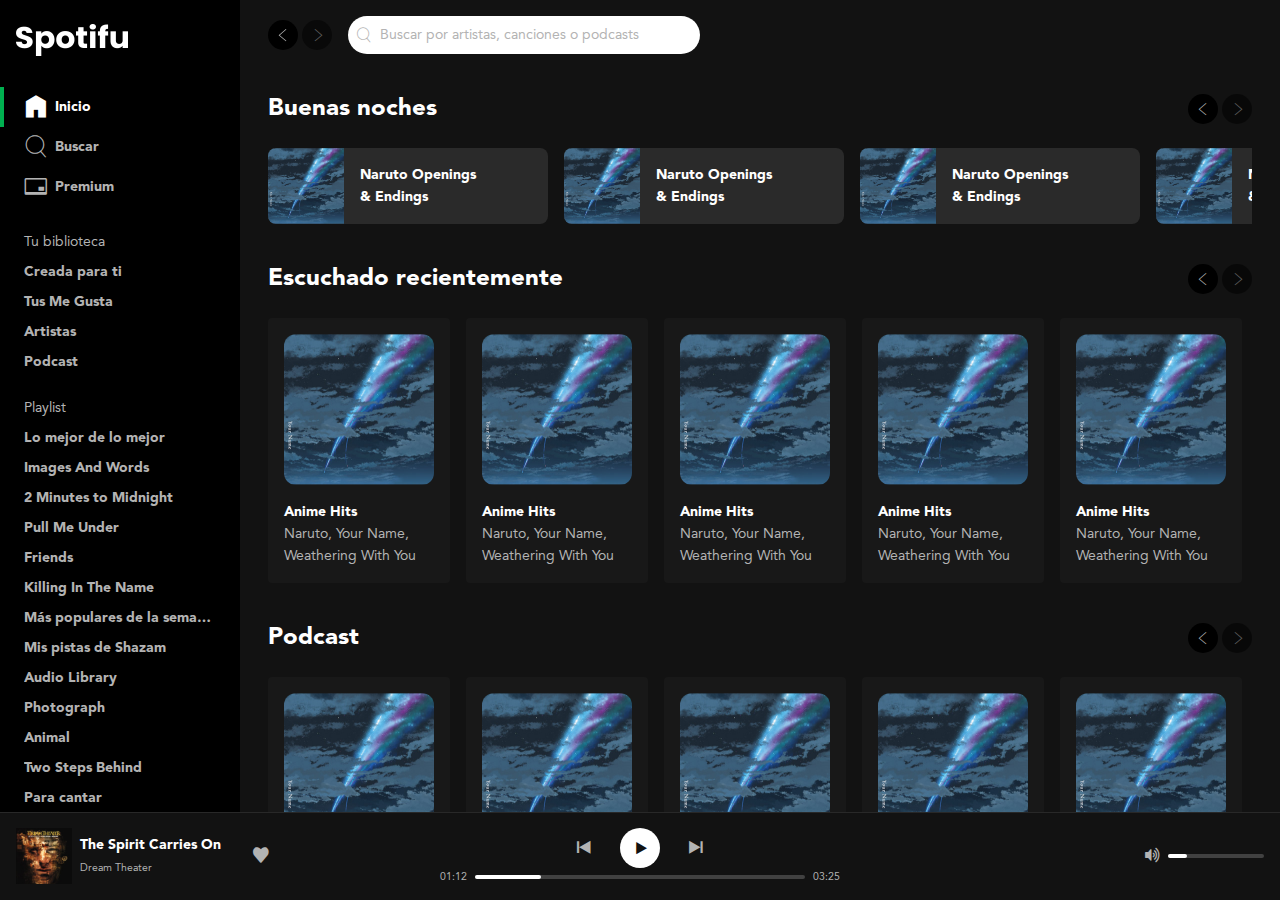
<file: index.html>
<!DOCTYPE html>
<html lang="en">
<head>
    <meta charset="UTF-8">
    <meta http-equiv="X-UA-Compatible" content="IE=edge">
    <meta name="viewport" content="width=device-width, initial-scale=1.0">

    <link rel="apple-touch-icon" sizes="57x57" href="/favicon/apple-icon-57x57.png">
    <link rel="apple-touch-icon" sizes="60x60" href="/favicon/apple-icon-60x60.png">
    <link rel="apple-touch-icon" sizes="72x72" href="/favicon/apple-icon-72x72.png">
    <link rel="apple-touch-icon" sizes="76x76" href="/favicon/apple-icon-76x76.png">
    <link rel="apple-touch-icon" sizes="114x114" href="/favicon/apple-icon-114x114.png">
    <link rel="apple-touch-icon" sizes="120x120" href="/favicon/apple-icon-120x120.png">
    <link rel="apple-touch-icon" sizes="144x144" href="/favicon/apple-icon-144x144.png">
    <link rel="apple-touch-icon" sizes="152x152" href="/favicon/apple-icon-152x152.png">
    <link rel="apple-touch-icon" sizes="180x180" href="/favicon/apple-icon-180x180.png">
    <link rel="icon" type="image/png" sizes="192x192"  href="/favicon/android-icon-192x192.png">
    <link rel="icon" type="image/png" sizes="32x32" href="/favicon/favicon-32x32.png">
    <link rel="icon" type="image/png" sizes="96x96" href="/favicon/favicon-96x96.png">
    <link rel="icon" type="image/png" sizes="16x16" href="/favicon/favicon-16x16.png">
    <link rel="manifest" href="/favicon/manifest.json">
    <meta name="msapplication-TileColor" content="#ffffff">
    <meta name="msapplication-TileImage" content="/ms-icon-144x144.png">
    <meta name="theme-color" content="#ffffff">

    <link rel="stylesheet" href="./css/index.css">
    <title>Spotifu</title>
</head>
<body class="body">
    <div class="layout">
        <div class="layout-block">
            <div class="layout-sidebar">
                <div class="sidebar">
                    <header class="logo">
                        <a href="/" aria-current="page">
                            <img src="./images/spotifu-logo.png" class="logo-image" width="112" height="32" alt="Logo de Spotifu" />
                        </a>
                    </header>
                    <nav class="menu" aria-label="Principal">
                        <ul class="menu-list">
                            <li class="menuItem is-active">
                                <a href="/" class="link" aria-current="page">
                                    <i class="icon-home" aria-hidden="true"></i>
                                    <span>Inicio</span>
                                </a>
                            </li>
                            <li class="menuItem">
                                <a href="/" class="link">
                                    <i class="icon-search" aria-hidden="true"></i>
                                    <span>Buscar</span>
                                </a>
                            </li>
                            <li class="menuItem">
                                <a href="/" class="link">
                                    <i class="icon-creditCard" aria-hidden="true"></i>
                                    <span>Premium</span>
                                </a>
                            </li>
                        </ul>
                    </nav>
                    <nav class="list" aria-labelledby="library-navigation">
                        <h2 class="list-title" id="library-navigation">Tu biblioteca</h2>
                        <ul class="list-content">
                            <li class="list-item">
                                <a href="#" class="link">Creada para ti</a>
                            </li>
                            <li class="list-item">
                                <a href="#" class="link">Tus Me Gusta</a>
                            </li>
                            <li class="list-item">
                                <a href="#" class="link">Artistas</a>
                            </li>
                            <li class="list-item">
                                <a href="#" class="link">Podcast</a>
                            </li>
                        </ul>
                    </nav>
                    <nav class="list" aria-labelledby="playlist-navigation">
                        <h2 class="list-title" id="playlist-navigation">Playlist</h2>
                        <ul class="list-content">
                            <li class="list-item">
                                <span class="ellipsis">
                                    <a href="./playlist.html" class="link">Lo mejor de lo mejor</a>
                                </span>
                            </li>
                            <li class="list-item">
                                <span class="ellipsis">
                                    <a href="./album.html" class="link">Images And Words</a>
                                </span>
                            </li>
                            <li class="list-item">
                                <span class="ellipsis">
                                    <a href="#" class="link">2 Minutes to Midnight</a>
                                </span>
                            </li>
                            <li class="list-item">
                                <span class="ellipsis">
                                    <a href="#" class="link">Pull Me Under</a>
                                </span>
                            </li>
                            <li class="list-item">
                                <span class="ellipsis">
                                    <a href="#" class="link">Friends</a>
                                </span>
                            </li>
                            <li class="list-item">
                                <span class="ellipsis">
                                    <a href="#" class="link">Killing In The Name</a>
                                </span>
                            </li>
                            <li class="list-item">
                                <span class="ellipsis">
                                    <a href="#" class="link">Más populares de la semana semana</a>
                                </span>
                            </li>
                            <li class="list-item">
                                <span class="ellipsis">
                                    <a href="#" class="link">Mis pistas de Shazam</a>
                                </span>
                            </li>
                            <li class="list-item">
                                <span class="ellipsis">
                                    <a href="#" class="link">Audio Library</a>
                                </span>
                            </li>
                            <li class="list-item">
                                <span class="ellipsis">
                                    <a href="#" class="link">Photograph</a>
                                </span>
                            </li>
                            <li class="list-item">
                                <span class="ellipsis">
                                    <a href="#" class="link">Animal</a>
                                </span>
                            </li>
                            <li class="list-item">
                                <span class="ellipsis">
                                    <a href="#" class="link">Two Steps Behind</a>
                                </span>
                            </li>
                            <li class="list-item">
                                <span class="ellipsis">
                                    <a href="#" class="link">Para cantar</a>
                                </span>
                            </li>
                            <li class="list-item">
                                <span class="ellipsis">
                                    <a href="#" class="link">Yui</a>
                                </span>
                            </li>
                        </ul>
                    </nav>
                </div>
            </div>
            <div class="layout-main">
                <div class="page">
                    <div class="sticky">
                        <div class="page-block">
                            <header class="header" aria-label="Barra superior y menú del usuario">
                                <div class="navigation">
                                    <button class="navigation-prev" aria-label="Volver" title="Volver">
                                        <i class="icon-arrowLeft" aria-hidden="true"></i>
                                    </button>
                                    <button class="navigation-next" disabled aria-label="Avanzar" title="Avanzar">
                                        <i class="icon-arrowRight" aria-hidden="true"></i>
                                    </button>
                                </div>
                                <form class="search" role="search" aria-label="Buscar por artistas, canciones o podcasts">
                                    <i class="icon-search" aria-hidden="true"></i>
                                    <input type="search" placeholder="Buscar por artistas, canciones o podcasts" />
                                </form>
                            </header>
                        </div>
                    </div>
                    <main class="page-block">
                        <section class="playlistList" aria-labelledby="region1">
                            <div class="playlistList-top">
                                <h2 class="playlistList-title" id="region1">
                                    Buenas noches
                                </h2>
                                <div class="navigation">
                                    <button class="navigation-prev" aria-label="Volver" title="Volver">
                                        <i class="icon-arrowLeft" aria-hidden="true"></i>
                                    </button>
                                    <button class="navigation-next" disabled aria-label="Avanzar" title="Avanzar">
                                        <i class="icon-arrowRight" aria-hidden="true"></i>
                                    </button>
                                </div>
                            </div>
                            <div class="playlistList-container">
                                <div class="playlistB">
                                    <div class="playlistB-cover">
                                        <img src="./images/anime-hits.png" width="76" height="76" alt="Cover de la playlist Anime Hits" />
                                    </div>
                                    <div class="playlistB-details">
                                        <h3 class="playlistB-title">Naruto Openings & Endings</h3>
                                        <div class="playlistB-control">
                                            <button class="buttonIcon is-primary" title="Reproducir la lista de reproducción Naruto Openings & Endings" aria-label="Reproducir la lista de reproducción Naruto Openings & Endings">
                                                <i class="icon-play" aria-hidden="true"></i>
                                            </button>
                                        </div>
                                    </div>
                                </div>
                                <div class="playlistB">
                                    <div class="playlistB-cover">
                                        <img src="./images/anime-hits.png" width="76" height="76" alt="Cover de la playlist Anime Hits" />
                                    </div>
                                    <div class="playlistB-details">
                                        <h3 class="playlistB-title">Naruto Openings & Endings</h3>
                                        <div class="playlistB-control">
                                            <button class="buttonIcon is-primary" title="Reproducir la lista de reproducción Naruto Openings & Endings" aria-label="Reproducir la lista de reproducción Naruto Openings & Endings">
                                                <i class="icon-play" aria-hidden="true"></i>
                                            </button>
                                        </div>
                                    </div>
                                </div>
                                <div class="playlistB">
                                    <div class="playlistB-cover">
                                        <img src="./images/anime-hits.png" width="76" height="76" alt="Cover de la playlist Anime Hits" />
                                    </div>
                                    <div class="playlistB-details">
                                        <h3 class="playlistB-title">Naruto Openings & Endings</h3>
                                        <div class="playlistB-control">
                                            <button class="buttonIcon is-primary" title="Reproducir la lista de reproducción Naruto Openings & Endings" aria-label="Reproducir la lista de reproducción Naruto Openings & Endings">
                                                <i class="icon-play" aria-hidden="true"></i>
                                            </button>
                                        </div>
                                    </div>
                                </div>
                                <div class="playlistB">
                                    <div class="playlistB-cover">
                                        <img src="./images/anime-hits.png" width="76" height="76" alt="Cover de la playlist Anime Hits" />
                                    </div>
                                    <div class="playlistB-details">
                                        <h3 class="playlistB-title">Naruto Openings & Endings</h3>
                                        <div class="playlistB-control">
                                            <button class="buttonIcon is-primary" title="Reproducir la lista de reproducción Naruto Openings & Endings" aria-label="Reproducir la lista de reproducción Naruto Openings & Endings">
                                                <i class="icon-play" aria-hidden="true"></i>
                                            </button>
                                        </div>
                                    </div>
                                </div>
                                <div class="playlistB">
                                    <div class="playlistB-cover">
                                        <img src="./images/anime-hits.png" width="76" height="76" alt="Cover de la playlist Anime Hits" />
                                    </div>
                                    <div class="playlistB-details">
                                        <h3 class="playlistB-title">Naruto Openings & Endings</h3>
                                        <div class="playlistB-control">
                                            <button class="buttonIcon is-primary" title="Reproducir la lista de reproducción Naruto Openings & Endings" aria-label="Reproducir la lista de reproducción Naruto Openings & Endings">
                                                <i class="icon-play" aria-hidden="true"></i>
                                            </button>
                                        </div>
                                    </div>
                                </div>
                                <div class="playlistB">
                                    <div class="playlistB-cover">
                                        <img src="./images/anime-hits.png" width="76" height="76" alt="Cover de la playlist Anime Hits" />
                                    </div>
                                    <div class="playlistB-details">
                                        <h3 class="playlistB-title">Naruto Openings & Endings</h3>
                                        <div class="playlistB-control">
                                            <button class="buttonIcon is-primary" title="Reproducir la lista de reproducción Naruto Openings & Endings" aria-label="Reproducir la lista de reproducción Naruto Openings & Endings">
                                                <i class="icon-play" aria-hidden="true"></i>
                                            </button>
                                        </div>
                                    </div>
                                </div>
                                <div class="playlistB">
                                    <div class="playlistB-cover">
                                        <img src="./images/anime-hits.png" width="76" height="76" alt="Cover de la playlist Anime Hits" />
                                    </div>
                                    <div class="playlistB-details">
                                        <h3 class="playlistB-title">Naruto Openings & Endings</h3>
                                        <div class="playlistB-control">
                                            <button class="buttonIcon is-primary" title="Reproducir la lista de reproducción Naruto Openings & Endings" aria-label="Reproducir la lista de reproducción Naruto Openings & Endings">
                                                <i class="icon-play" aria-hidden="true"></i>
                                            </button>
                                        </div>
                                    </div>
                                </div>
                                <div class="playlistB">
                                    <div class="playlistB-cover">
                                        <img src="./images/anime-hits.png" width="76" height="76" alt="Cover de la playlist Anime Hits" />
                                    </div>
                                    <div class="playlistB-details">
                                        <h3 class="playlistB-title">Naruto Openings & Endings</h3>
                                        <div class="playlistB-control">
                                            <button class="buttonIcon is-primary" title="Reproducir la lista de reproducción Naruto Openings & Endings" aria-label="Reproducir la lista de reproducción Naruto Openings & Endings">
                                                <i class="icon-play" aria-hidden="true"></i>
                                            </button>
                                        </div>
                                    </div>
                                </div>
                                <div class="playlistB">
                                    <div class="playlistB-cover">
                                        <img src="./images/anime-hits.png" width="76" height="76" alt="Cover de la playlist Anime Hits" />
                                    </div>
                                    <div class="playlistB-details">
                                        <h3 class="playlistB-title">Naruto Openings & Endings</h3>
                                        <div class="playlistB-control">
                                            <button class="buttonIcon is-primary" title="Reproducir la lista de reproducción Naruto Openings & Endings" aria-label="Reproducir la lista de reproducción Naruto Openings & Endings">
                                                <i class="icon-play" aria-hidden="true"></i>
                                            </button>
                                        </div>
                                    </div>
                                </div>
                            </div>
                        </section>
                        <section class="playlistList" aria-labelledby="region2">
                            <div class="playlistList-top">
                                <h2 class="playlistList-title" id="region2">
                                    Escuchado recientemente
                                </h2>
                                <div class="navigation">
                                    <button class="navigation-prev" aria-label="Volver" title="Volver">
                                        <i class="icon-arrowLeft" aria-hidden="true"></i>
                                    </button>
                                    <button class="navigation-next" disabled aria-label="Avanzar" title="Avanzar">
                                        <i class="icon-arrowRight" aria-hidden="true"></i>
                                    </button>
                                </div>
                            </div>
                            <div class="playlistList-container">
                                <div class="playlistA">
                                    <div class="playlistA-cover">
                                        <img src="./images/anime-hits.png" width="150" height="150" alt="Cover de la playlist Anime Hits" />
                                        <button class="buttonIcon is-primary" aria-label="Reproducir" title="Reproducir">
                                            <i class="icon-play" aria-hidden="true"></i>
                                        </button>
                                    </div>
                                    <h3 class="playlistA-title">Anime Hits</h3>
                                    <h4 class="playlistA-description">Naruto, Your Name, Weathering With You</h4>
                                </div>
                                <div class="playlistA">
                                    <div class="playlistA-cover">
                                        <img src="./images/anime-hits.png" width="150" height="150" alt="Cover de la playlist Anime Hits" />
                                        <button class="buttonIcon is-primary" aria-label="Reproducir" title="Reproducir">
                                            <i class="icon-play" aria-hidden="true"></i>
                                        </button>
                                    </div>
                                    <h3 class="playlistA-title">Anime Hits</h3>
                                    <h4 class="playlistA-description">Naruto, Your Name, Weathering With You</h4>
                                </div>
                                <div class="playlistA">
                                    <div class="playlistA-cover">
                                        <img src="./images/anime-hits.png" width="150" height="150" alt="Cover de la playlist Anime Hits" />
                                        <button class="buttonIcon is-primary" aria-label="Reproducir" title="Reproducir">
                                            <i class="icon-play" aria-hidden="true"></i>
                                        </button>
                                    </div>
                                    <h3 class="playlistA-title">Anime Hits</h3>
                                    <h4 class="playlistA-description">Naruto, Your Name, Weathering With You</h4>
                                </div>
                                <div class="playlistA">
                                    <div class="playlistA-cover">
                                        <img src="./images/anime-hits.png" width="150" height="150" alt="Cover de la playlist Anime Hits" />
                                        <button class="buttonIcon is-primary" aria-label="Reproducir" title="Reproducir">
                                            <i class="icon-play" aria-hidden="true"></i>
                                        </button>
                                    </div>
                                    <h3 class="playlistA-title">Anime Hits</h3>
                                    <h4 class="playlistA-description">Naruto, Your Name, Weathering With You</h4>
                                </div>
                                <div class="playlistA">
                                    <div class="playlistA-cover">
                                        <img src="./images/anime-hits.png" width="150" height="150" alt="Cover de la playlist Anime Hits" />
                                        <button class="buttonIcon is-primary" aria-label="Reproducir" title="Reproducir">
                                            <i class="icon-play" aria-hidden="true"></i>
                                        </button>
                                    </div>
                                    <h3 class="playlistA-title">Anime Hits</h3>
                                    <h4 class="playlistA-description">Naruto, Your Name, Weathering With You</h4>
                                </div>
                                <div class="playlistA">
                                    <div class="playlistA-cover">
                                        <img src="./images/anime-hits.png" width="150" height="150" alt="Cover de la playlist Anime Hits" />
                                        <button class="buttonIcon is-primary" aria-label="Reproducir" title="Reproducir">
                                            <i class="icon-play" aria-hidden="true"></i>
                                        </button>
                                    </div>
                                    <h3 class="playlistA-title">Anime Hits</h3>
                                    <h4 class="playlistA-description">Naruto, Your Name, Weathering With You</h4>
                                </div>
                                <div class="playlistA">
                                    <div class="playlistA-cover">
                                        <img src="./images/anime-hits.png" width="150" height="150" alt="Cover de la playlist Anime Hits" />
                                        <button class="buttonIcon is-primary" aria-label="Reproducir" title="Reproducir">
                                            <i class="icon-play" aria-hidden="true"></i>
                                        </button>
                                    </div>
                                    <h3 class="playlistA-title">Anime Hits</h3>
                                    <h4 class="playlistA-description">Naruto, Your Name, Weathering With You</h4>
                                </div>
                                <div class="playlistA">
                                    <div class="playlistA-cover">
                                        <img src="./images/anime-hits.png" width="150" height="150" alt="Cover de la playlist Anime Hits" />
                                        <button class="buttonIcon is-primary" aria-label="Reproducir" title="Reproducir">
                                            <i class="icon-play" aria-hidden="true"></i>
                                        </button>
                                    </div>
                                    <h3 class="playlistA-title">Anime Hits</h3>
                                    <h4 class="playlistA-description">Naruto, Your Name, Weathering With You</h4>
                                </div>
                                <div class="playlistA">
                                    <div class="playlistA-cover">
                                        <img src="./images/anime-hits.png" width="150" height="150" alt="Cover de la playlist Anime Hits" />
                                        <button class="buttonIcon is-primary" aria-label="Reproducir" title="Reproducir">
                                            <i class="icon-play" aria-hidden="true"></i>
                                        </button>
                                    </div>
                                    <h3 class="playlistA-title">Anime Hits</h3>
                                    <h4 class="playlistA-description">Naruto, Your Name, Weathering With You</h4>
                                </div>
                                <div class="playlistA">
                                    <div class="playlistA-cover">
                                        <img src="./images/anime-hits.png" width="150" height="150" alt="Cover de la playlist Anime Hits" />
                                        <button class="buttonIcon is-primary" aria-label="Reproducir" title="Reproducir">
                                            <i class="icon-play" aria-hidden="true"></i>
                                        </button>
                                    </div>
                                    <h3 class="playlistA-title">Anime Hits</h3>
                                    <h4 class="playlistA-description">Naruto, Your Name, Weathering With You</h4>
                                </div>
                                <div class="playlistA">
                                    <div class="playlistA-cover">
                                        <img src="./images/anime-hits.png" width="150" height="150" alt="Cover de la playlist Anime Hits" />
                                        <button class="buttonIcon is-primary" aria-label="Reproducir" title="Reproducir">
                                            <i class="icon-play" aria-hidden="true"></i>
                                        </button>
                                    </div>
                                    <h3 class="playlistA-title">Anime Hits</h3>
                                    <h4 class="playlistA-description">Naruto, Your Name, Weathering With You</h4>
                                </div>
                                <div class="playlistA">
                                    <div class="playlistA-cover">
                                        <img src="./images/anime-hits.png" width="150" height="150" alt="Cover de la playlist Anime Hits" />
                                        <button class="buttonIcon is-primary" aria-label="Reproducir" title="Reproducir">
                                            <i class="icon-play" aria-hidden="true"></i>
                                        </button>
                                    </div>
                                    <h3 class="playlistA-title">Anime Hits</h3>
                                    <h4 class="playlistA-description">Naruto, Your Name, Weathering With You</h4>
                                </div>
                            </div>
                        </section>
                        <section class="playlistList" aria-labelledby="region3">
                            <div class="playlistList-top">
                                <h2 class="playlistList-title" id="region3">
                                    Podcast
                                </h2>
                                <div class="navigation">
                                    <button class="navigation-prev" aria-label="Volver" title="Volver">
                                        <i class="icon-arrowLeft" aria-hidden="true"></i>
                                    </button>
                                    <button class="navigation-next" disabled aria-label="Avanzar" title="Avanzar">
                                        <i class="icon-arrowRight" aria-hidden="true"></i>
                                    </button>
                                </div>
                            </div>
                            <div class="playlistList-container">
                                <div class="playlistA">
                                    <div class="playlistA-cover">
                                        <img src="./images/anime-hits.png" width="150" height="150" alt="Cover de la playlist Anime Hits" />
                                        <button class="buttonIcon is-primary" aria-label="Reproducir" title="Reproducir">
                                            <i class="icon-play" aria-hidden="true"></i>
                                        </button>
                                    </div>
                                    <h3 class="playlistA-title">Anime Hits</h3>
                                    <h4 class="playlistA-description">Naruto, Your Name, Weathering With You</h4>
                                </div>
                                <div class="playlistA">
                                    <div class="playlistA-cover">
                                        <img src="./images/anime-hits.png" width="150" height="150" alt="Cover de la playlist Anime Hits" />
                                        <button class="buttonIcon is-primary" aria-label="Reproducir" title="Reproducir">
                                            <i class="icon-play" aria-hidden="true"></i>
                                        </button>
                                    </div>
                                    <h3 class="playlistA-title">Anime Hits</h3>
                                    <h4 class="playlistA-description">Naruto, Your Name, Weathering With You</h4>
                                </div>
                                <div class="playlistA">
                                    <div class="playlistA-cover">
                                        <img src="./images/anime-hits.png" width="150" height="150" alt="Cover de la playlist Anime Hits" />
                                        <button class="buttonIcon is-primary" aria-label="Reproducir" title="Reproducir">
                                            <i class="icon-play" aria-hidden="true"></i>
                                        </button>
                                    </div>
                                    <h3 class="playlistA-title">Anime Hits</h3>
                                    <h4 class="playlistA-description">Naruto, Your Name, Weathering With You</h4>
                                </div>
                                <div class="playlistA">
                                    <div class="playlistA-cover">
                                        <img src="./images/anime-hits.png" width="150" height="150" alt="Cover de la playlist Anime Hits" />
                                        <button class="buttonIcon is-primary" aria-label="Reproducir" title="Reproducir">
                                            <i class="icon-play" aria-hidden="true"></i>
                                        </button>
                                    </div>
                                    <h3 class="playlistA-title">Anime Hits</h3>
                                    <h4 class="playlistA-description">Naruto, Your Name, Weathering With You</h4>
                                </div>
                                <div class="playlistA">
                                    <div class="playlistA-cover">
                                        <img src="./images/anime-hits.png" width="150" height="150" alt="Cover de la playlist Anime Hits" />
                                        <button class="buttonIcon is-primary" aria-label="Reproducir" title="Reproducir">
                                            <i class="icon-play" aria-hidden="true"></i>
                                        </button>
                                    </div>
                                    <h3 class="playlistA-title">Anime Hits</h3>
                                    <h4 class="playlistA-description">Naruto, Your Name, Weathering With You</h4>
                                </div>
                                <div class="playlistA">
                                    <div class="playlistA-cover">
                                        <img src="./images/anime-hits.png" width="150" height="150" alt="Cover de la playlist Anime Hits" />
                                        <button class="buttonIcon is-primary" aria-label="Reproducir" title="Reproducir">
                                            <i class="icon-play" aria-hidden="true"></i>
                                        </button>
                                    </div>
                                    <h3 class="playlistA-title">Anime Hits</h3>
                                    <h4 class="playlistA-description">Naruto, Your Name, Weathering With You</h4>
                                </div>
                                <div class="playlistA">
                                    <div class="playlistA-cover">
                                        <img src="./images/anime-hits.png" width="150" height="150" alt="Cover de la playlist Anime Hits" />
                                        <button class="buttonIcon is-primary" aria-label="Reproducir" title="Reproducir">
                                            <i class="icon-play" aria-hidden="true"></i>
                                        </button>
                                    </div>
                                    <h3 class="playlistA-title">Anime Hits</h3>
                                    <h4 class="playlistA-description">Naruto, Your Name, Weathering With You</h4>
                                </div>
                                <div class="playlistA">
                                    <div class="playlistA-cover">
                                        <img src="./images/anime-hits.png" width="150" height="150" alt="Cover de la playlist Anime Hits" />
                                        <button class="buttonIcon is-primary" aria-label="Reproducir" title="Reproducir">
                                            <i class="icon-play" aria-hidden="true"></i>
                                        </button>
                                    </div>
                                    <h3 class="playlistA-title">Anime Hits</h3>
                                    <h4 class="playlistA-description">Naruto, Your Name, Weathering With You</h4>
                                </div>
                                <div class="playlistA">
                                    <div class="playlistA-cover">
                                        <img src="./images/anime-hits.png" width="150" height="150" alt="Cover de la playlist Anime Hits" />
                                        <button class="buttonIcon is-primary" aria-label="Reproducir" title="Reproducir">
                                            <i class="icon-play" aria-hidden="true"></i>
                                        </button>
                                    </div>
                                    <h3 class="playlistA-title">Anime Hits</h3>
                                    <h4 class="playlistA-description">Naruto, Your Name, Weathering With You</h4>
                                </div>
                                <div class="playlistA">
                                    <div class="playlistA-cover">
                                        <img src="./images/anime-hits.png" width="150" height="150" alt="Cover de la playlist Anime Hits" />
                                        <button class="buttonIcon is-primary" aria-label="Reproducir" title="Reproducir">
                                            <i class="icon-play" aria-hidden="true"></i>
                                        </button>
                                    </div>
                                    <h3 class="playlistA-title">Anime Hits</h3>
                                    <h4 class="playlistA-description">Naruto, Your Name, Weathering With You</h4>
                                </div>
                                <div class="playlistA">
                                    <div class="playlistA-cover">
                                        <img src="./images/anime-hits.png" width="150" height="150" alt="Cover de la playlist Anime Hits" />
                                        <button class="buttonIcon is-primary" aria-label="Reproducir" title="Reproducir">
                                            <i class="icon-play" aria-hidden="true"></i>
                                        </button>
                                    </div>
                                    <h3 class="playlistA-title">Anime Hits</h3>
                                    <h4 class="playlistA-description">Naruto, Your Name, Weathering With You</h4>
                                </div>
                                <div class="playlistA">
                                    <div class="playlistA-cover">
                                        <img src="./images/anime-hits.png" width="150" height="150" alt="Cover de la playlist Anime Hits" />
                                        <button class="buttonIcon is-primary" aria-label="Reproducir" title="Reproducir">
                                            <i class="icon-play" aria-hidden="true"></i>
                                        </button>
                                    </div>
                                    <h3 class="playlistA-title">Anime Hits</h3>
                                    <h4 class="playlistA-description">Naruto, Your Name, Weathering With You</h4>
                                </div>
                            </div>
                        </section>
                        <section class="playlistList" aria-labelledby="region4">
                            <div class="playlistList-top">
                                <h2 class="playlistList-title" id="region4">
                                    Lo mejor de lo mejor
                                </h2>
                                <div class="navigation">
                                    <button class="navigation-prev" aria-label="Volver" title="Volver">
                                        <i class="icon-arrowLeft" aria-hidden="true"></i>
                                    </button>
                                    <button class="navigation-next" disabled aria-label="Avanzar" title="Avanzar">
                                        <i class="icon-arrowRight" aria-hidden="true"></i>
                                    </button>
                                </div>
                            </div>
                            <div class="playlistList-container">
                                <div class="playlistA">
                                    <div class="playlistA-cover">
                                        <img src="./images/anime-hits.png" width="150" height="150" alt="Cover de la playlist Anime Hits" />
                                        <button class="buttonIcon is-primary" aria-label="Reproducir" title="Reproducir">
                                            <i class="icon-play" aria-hidden="true"></i>
                                        </button>
                                    </div>
                                    <h3 class="playlistA-title">Anime Hits</h3>
                                    <h4 class="playlistA-description">Naruto, Your Name, Weathering With You</h4>
                                </div>
                                <div class="playlistA">
                                    <div class="playlistA-cover">
                                        <img src="./images/anime-hits.png" width="150" height="150" alt="Cover de la playlist Anime Hits" />
                                        <button class="buttonIcon is-primary" aria-label="Reproducir" title="Reproducir">
                                            <i class="icon-play" aria-hidden="true"></i>
                                        </button>
                                    </div>
                                    <h3 class="playlistA-title">Anime Hits</h3>
                                    <h4 class="playlistA-description">Naruto, Your Name, Weathering With You</h4>
                                </div>
                                <div class="playlistA">
                                    <div class="playlistA-cover">
                                        <img src="./images/anime-hits.png" width="150" height="150" alt="Cover de la playlist Anime Hits" />
                                        <button class="buttonIcon is-primary" aria-label="Reproducir" title="Reproducir">
                                            <i class="icon-play" aria-hidden="true"></i>
                                        </button>
                                    </div>
                                    <h3 class="playlistA-title">Anime Hits</h3>
                                    <h4 class="playlistA-description">Naruto, Your Name, Weathering With You</h4>
                                </div>
                                <div class="playlistA">
                                    <div class="playlistA-cover">
                                        <img src="./images/anime-hits.png" width="150" height="150" alt="Cover de la playlist Anime Hits" />
                                        <button class="buttonIcon is-primary" aria-label="Reproducir" title="Reproducir">
                                            <i class="icon-play" aria-hidden="true"></i>
                                        </button>
                                    </div>
                                    <h3 class="playlistA-title">Anime Hits</h3>
                                    <h4 class="playlistA-description">Naruto, Your Name, Weathering With You</h4>
                                </div>
                                <div class="playlistA">
                                    <div class="playlistA-cover">
                                        <img src="./images/anime-hits.png" width="150" height="150" alt="Cover de la playlist Anime Hits" />
                                        <button class="buttonIcon is-primary" aria-label="Reproducir" title="Reproducir">
                                            <i class="icon-play" aria-hidden="true"></i>
                                        </button>
                                    </div>
                                    <h3 class="playlistA-title">Anime Hits</h3>
                                    <h4 class="playlistA-description">Naruto, Your Name, Weathering With You</h4>
                                </div>
                                <div class="playlistA">
                                    <div class="playlistA-cover">
                                        <img src="./images/anime-hits.png" width="150" height="150" alt="Cover de la playlist Anime Hits" />
                                        <button class="buttonIcon is-primary" aria-label="Reproducir" title="Reproducir">
                                            <i class="icon-play" aria-hidden="true"></i>
                                        </button>
                                    </div>
                                    <h3 class="playlistA-title">Anime Hits</h3>
                                    <h4 class="playlistA-description">Naruto, Your Name, Weathering With You</h4>
                                </div>
                                <div class="playlistA">
                                    <div class="playlistA-cover">
                                        <img src="./images/anime-hits.png" width="150" height="150" alt="Cover de la playlist Anime Hits" />
                                        <button class="buttonIcon is-primary" aria-label="Reproducir" title="Reproducir">
                                            <i class="icon-play" aria-hidden="true"></i>
                                        </button>
                                    </div>
                                    <h3 class="playlistA-title">Anime Hits</h3>
                                    <h4 class="playlistA-description">Naruto, Your Name, Weathering With You</h4>
                                </div>
                                <div class="playlistA">
                                    <div class="playlistA-cover">
                                        <img src="./images/anime-hits.png" width="150" height="150" alt="Cover de la playlist Anime Hits" />
                                        <button class="buttonIcon is-primary" aria-label="Reproducir" title="Reproducir">
                                            <i class="icon-play" aria-hidden="true"></i>
                                        </button>
                                    </div>
                                    <h3 class="playlistA-title">Anime Hits</h3>
                                    <h4 class="playlistA-description">Naruto, Your Name, Weathering With You</h4>
                                </div>
                                <div class="playlistA">
                                    <div class="playlistA-cover">
                                        <img src="./images/anime-hits.png" width="150" height="150" alt="Cover de la playlist Anime Hits" />
                                        <button class="buttonIcon is-primary" aria-label="Reproducir" title="Reproducir">
                                            <i class="icon-play" aria-hidden="true"></i>
                                        </button>
                                    </div>
                                    <h3 class="playlistA-title">Anime Hits</h3>
                                    <h4 class="playlistA-description">Naruto, Your Name, Weathering With You</h4>
                                </div>
                                <div class="playlistA">
                                    <div class="playlistA-cover">
                                        <img src="./images/anime-hits.png" width="150" height="150" alt="Cover de la playlist Anime Hits" />
                                        <button class="buttonIcon is-primary" aria-label="Reproducir" title="Reproducir">
                                            <i class="icon-play" aria-hidden="true"></i>
                                        </button>
                                    </div>
                                    <h3 class="playlistA-title">Anime Hits</h3>
                                    <h4 class="playlistA-description">Naruto, Your Name, Weathering With You</h4>
                                </div>
                                <div class="playlistA">
                                    <div class="playlistA-cover">
                                        <img src="./images/anime-hits.png" width="150" height="150" alt="Cover de la playlist Anime Hits" />
                                        <button class="buttonIcon is-primary" aria-label="Reproducir" title="Reproducir">
                                            <i class="icon-play" aria-hidden="true"></i>
                                        </button>
                                    </div>
                                    <h3 class="playlistA-title">Anime Hits</h3>
                                    <h4 class="playlistA-description">Naruto, Your Name, Weathering With You</h4>
                                </div>
                                <div class="playlistA">
                                    <div class="playlistA-cover">
                                        <img src="./images/anime-hits.png" width="150" height="150" alt="Cover de la playlist Anime Hits" />
                                        <button class="buttonIcon is-primary" aria-label="Reproducir" title="Reproducir">
                                            <i class="icon-play" aria-hidden="true"></i>
                                        </button>
                                    </div>
                                    <h3 class="playlistA-title">Anime Hits</h3>
                                    <h4 class="playlistA-description">Naruto, Your Name, Weathering With You</h4>
                                </div>
                            </div>
                        </section>
                    </main>
                </div>
            </div>
        </div>
        <div class="layout-block">
            <footer class="layout-bottom">
                <div class="player">
                    <div class="player-nowPlaying">
                        <div class="nowPlaying">
                            <div class="nowPlaying-cover">
                                <img src="./images/MiniCover.jpg" width="56" height="56" alt="Portada de The Spirit Carries On de Dream Theater" title="Portada de The Spirit Carries On de Dream Theater" />
                            </div>
                            <div class="nowPlaying-details">
                                <div class="nowPlaying-description">
                                    <a href="#song" class="nowPlaying-title">
                                        The Spirit Carries On
                                    </a>
                                    <a href="#artist" class="nowPlaying-artist">
                                        Dream Theater
                                    </a>
                                </div>
                                <div class="nowPlaying-actions">
                                    <button class="player-control" role="switch" aria-checked="false" aria-label="Guardar en tu biblioteca" title="Guardar en tu biblioteca">
                                        <i class="icon-heart" aria-hidden="true"></i>
                                    </button>
                                </div>
                            </div>
                        </div>
                    </div>
                    <div class="player-playerControls">
                        <div class="playerControls">
                            <div class="playerControls-buttons" aria-label="Controles de reproducción">
                                <button class="buttonIcon" aria-label="Anterior" title="Anterior">
                                    <i class="icon-prev" aria-hidden="true"></i>
                                </button>
                                <button class="buttonIcon is-white" aria-label="Reproducir" title="Reproducir">
                                    <i class="icon-play" aria-hidden="true"></i>
                                </button>
                                <button class="buttonIcon" aria-label="Siguiente" title="Siguiente">
                                    <i class="icon-next" aria-hidden="true"></i>
                                </button>
                            </div>
                            <div class="playerPlayback">
                                <span class="playerPlayback-progressTime">01:12</span>
                                <div class="playerPlayback-slider">
                                    <div class="slider">
                                        <div class="slider-progress">
                                            <button class="slider-button" aria-label="Controlar el progreso de la reproducción"></button>
                                        </div>
                                    </div>
                                </div>
                                <span class="playerPlayback-progressTime">03:25</span>
                            </div>
                        </div>
                    </div>
                    <div class="player-playerVolume">
                        <div class="playerVolume">
                            <button class="player-control" aria-label="Silenciar" aria-describedby="volume-icon">
                                <i class="icon-volumeUp" id="volume-icon" role="presentation" aria-hidden="true" aria-label="Volumen alto"></i>
                            </button>
                            <div class="playerVolume-slider">
                                <div class="slider">
                                    <div class="slider-progress">
                                        <button class="slider-button" aria-label="Controlar el progreso de la reproducción"></button>
                                    </div>
                                </div>
                            </div>
                        </div>
                    </div>
                </div>
            </footer>
        </div>
    </div>
</body>
</html>
</file>
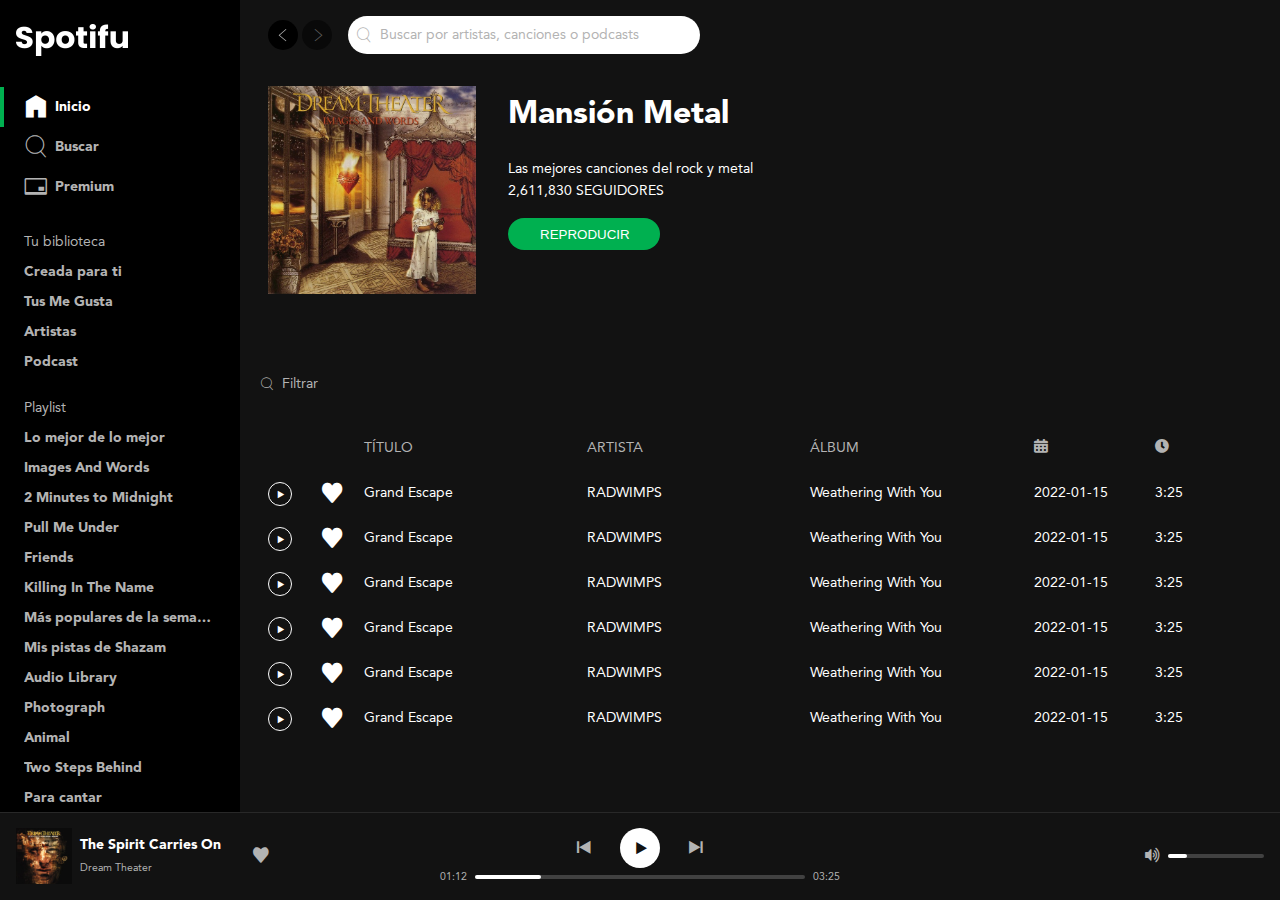
<file: album.html>
<!DOCTYPE html>
<html lang="en">
<head>
    <meta charset="UTF-8">
    <meta http-equiv="X-UA-Compatible" content="IE=edge">
    <meta name="viewport" content="width=device-width, initial-scale=1.0">

    <link rel="apple-touch-icon" sizes="57x57" href="/favicon/apple-icon-57x57.png">
    <link rel="apple-touch-icon" sizes="60x60" href="/favicon/apple-icon-60x60.png">
    <link rel="apple-touch-icon" sizes="72x72" href="/favicon/apple-icon-72x72.png">
    <link rel="apple-touch-icon" sizes="76x76" href="/favicon/apple-icon-76x76.png">
    <link rel="apple-touch-icon" sizes="114x114" href="/favicon/apple-icon-114x114.png">
    <link rel="apple-touch-icon" sizes="120x120" href="/favicon/apple-icon-120x120.png">
    <link rel="apple-touch-icon" sizes="144x144" href="/favicon/apple-icon-144x144.png">
    <link rel="apple-touch-icon" sizes="152x152" href="/favicon/apple-icon-152x152.png">
    <link rel="apple-touch-icon" sizes="180x180" href="/favicon/apple-icon-180x180.png">
    <link rel="icon" type="image/png" sizes="192x192"  href="/favicon/android-icon-192x192.png">
    <link rel="icon" type="image/png" sizes="32x32" href="/favicon/favicon-32x32.png">
    <link rel="icon" type="image/png" sizes="96x96" href="/favicon/favicon-96x96.png">
    <link rel="icon" type="image/png" sizes="16x16" href="/favicon/favicon-16x16.png">
    <link rel="manifest" href="/favicon/manifest.json">
    <meta name="msapplication-TileColor" content="#ffffff">
    <meta name="msapplication-TileImage" content="/ms-icon-144x144.png">
    <meta name="theme-color" content="#ffffff">

    <link rel="stylesheet" href="./css/album.css">
    <title>Spotifu</title>
</head>
<body class="body">
    <div class="layout">
        <div class="layout-block">
            <div class="layout-sidebar">
                <div class="sidebar">
                    <header class="logo">
                        <a href="/" aria-current="page">
                            <img src="./images/spotifu-logo.png" class="logo-image" width="112" height="32" alt="Logo de Spotifu" />
                        </a>
                    </header>
                    <nav class="menu" aria-label="Principal">
                        <ul class="menu-list">
                            <li class="menuItem is-active">
                                <a href="/" class="link" aria-current="page">
                                    <i class="icon-home" aria-hidden="true"></i>
                                    <span>Inicio</span>
                                </a>
                            </li>
                            <li class="menuItem">
                                <a href="/" class="link">
                                    <i class="icon-search" aria-hidden="true"></i>
                                    <span>Buscar</span>
                                </a>
                            </li>
                            <li class="menuItem">
                                <a href="/" class="link">
                                    <i class="icon-creditCard" aria-hidden="true"></i>
                                    <span>Premium</span>
                                </a>
                            </li>
                        </ul>
                    </nav>
                    <nav class="list" aria-labelledby="library-navigation">
                        <h2 class="list-title" id="library-navigation">Tu biblioteca</h2>
                        <ul class="list-content">
                            <li class="list-item">
                                <a href="#" class="link">Creada para ti</a>
                            </li>
                            <li class="list-item">
                                <a href="#" class="link">Tus Me Gusta</a>
                            </li>
                            <li class="list-item">
                                <a href="#" class="link">Artistas</a>
                            </li>
                            <li class="list-item">
                                <a href="#" class="link">Podcast</a>
                            </li>
                        </ul>
                    </nav>
                    <nav class="list" aria-labelledby="playlist-navigation">
                        <h2 class="list-title" id="playlist-navigation">Playlist</h2>
                        <ul class="list-content">
                            <li class="list-item">
                                <span class="ellipsis">
                                    <a href="./playlist.html" class="link">Lo mejor de lo mejor</a>
                                </span>
                            </li>
                            <li class="list-item">
                                <span class="ellipsis">
                                    <a href="./album.html" class="link">Images And Words</a>
                                </span>
                            </li>
                            <li class="list-item">
                                <span class="ellipsis">
                                    <a href="#" class="link">2 Minutes to Midnight</a>
                                </span>
                            </li>
                            <li class="list-item">
                                <span class="ellipsis">
                                    <a href="#" class="link">Pull Me Under</a>
                                </span>
                            </li>
                            <li class="list-item">
                                <span class="ellipsis">
                                    <a href="#" class="link">Friends</a>
                                </span>
                            </li>
                            <li class="list-item">
                                <span class="ellipsis">
                                    <a href="#" class="link">Killing In The Name</a>
                                </span>
                            </li>
                            <li class="list-item">
                                <span class="ellipsis">
                                    <a href="#" class="link">Más populares de la semana semana</a>
                                </span>
                            </li>
                            <li class="list-item">
                                <span class="ellipsis">
                                    <a href="#" class="link">Mis pistas de Shazam</a>
                                </span>
                            </li>
                            <li class="list-item">
                                <span class="ellipsis">
                                    <a href="#" class="link">Audio Library</a>
                                </span>
                            </li>
                            <li class="list-item">
                                <span class="ellipsis">
                                    <a href="#" class="link">Photograph</a>
                                </span>
                            </li>
                            <li class="list-item">
                                <span class="ellipsis">
                                    <a href="#" class="link">Animal</a>
                                </span>
                            </li>
                            <li class="list-item">
                                <span class="ellipsis">
                                    <a href="#" class="link">Two Steps Behind</a>
                                </span>
                            </li>
                            <li class="list-item">
                                <span class="ellipsis">
                                    <a href="#" class="link">Para cantar</a>
                                </span>
                            </li>
                            <li class="list-item">
                                <span class="ellipsis">
                                    <a href="#" class="link">Yui</a>
                                </span>
                            </li>
                        </ul>
                    </nav>
                </div>
            </div>
            <div class="layout-main">
                <div class="page">
                    <div class="sticky">
                        <div class="page-block">
                            <header class="header" aria-label="Barra superior y menú del usuario">
                                <div class="navigation">
                                    <button class="navigation-prev" aria-label="Volver" title="Volver">
                                        <i class="icon-arrowLeft" aria-hidden="true"></i>
                                    </button>
                                    <button class="navigation-next" disabled aria-label="Avanzar" title="Avanzar">
                                        <i class="icon-arrowRight" aria-hidden="true"></i>
                                    </button>
                                </div>
                                <form class="search" role="search" aria-label="Buscar por artistas, canciones o podcasts">
                                    <i class="icon-search" aria-hidden="true"></i>
                                    <input type="search" placeholder="Buscar por artistas, canciones o podcasts" />
                                </form>
                            </header>
                        </div>
                    </div>
                    <main class="page-block">
                        <section class="albumHeader">
                            <div class="imageHeader">
                                <img src="./images/images_and_words.jpg" class="albumHeader-cover" alt="" />
                            </div>
                            <div class="dataHeader">
                                <h1 class="albumHeader-title">Mansión Metal</h1>
                                <div class="albumHeader-data">
                                    <h4 class="albumHeader-album">Las mejores canciones del rock y metal</h4>
                                    <h4 class="albumHeader-followers">2,611,830 SEGUIDORES</h4>
                                </div>
                                <button class="buttonPlayList">REPRODUCIR</button>
                            </div>
                        </section>
                        <section class="songSearch">
                            <div class="filter">
                                <i class="icon-search"></i>
                                <p>Filtrar</p>
                            </div>
                        </section>
                        <section class="songList">
                            <div class="table">
                                <div class="column column-icons">
                                    <div class="row"></div>
                                    <div class="row">
                                        <button class="buttonIcon-list is-white-border">
                                            <i class="icon-play"></i>
                                        </button>
                                    </div>
                                    <div class="row">
                                        <button class="buttonIcon-list is-white-border">
                                            <i class="icon-play"></i>
                                        </button>
                                    </div>
                                    <div class="row">
                                        <button class="buttonIcon-list is-white-border">
                                            <i class="icon-play"></i>
                                        </button>
                                    </div>
                                    <div class="row">
                                        <button class="buttonIcon-list is-white-border">
                                            <i class="icon-play"></i>
                                        </button>
                                    </div>
                                    <div class="row">
                                        <button class="buttonIcon-list is-white-border">
                                            <i class="icon-play"></i>
                                        </button>
                                    </div>
                                    <div class="row">
                                        <button class="buttonIcon-list is-white-border">
                                            <i class="icon-play"></i>
                                        </button>
                                    </div>
                                </div>
                                <div class="column column-icons">
                                    <div class="row"></div>
                                    <div class="row">
                                        <button class="buttonIcon-list">
                                            <i class="icon-heart"></i>
                                        </button>
                                    </div>
                                    <div class="row">
                                        <button class="buttonIcon-list">
                                            <i class="icon-heart"></i>
                                        </button>
                                    </div>
                                    <div class="row">
                                        <button class="buttonIcon-list">
                                            <i class="icon-heart"></i>
                                        </button>
                                    </div>
                                    <div class="row">
                                        <button class="buttonIcon-list">
                                            <i class="icon-heart"></i>
                                        </button>
                                    </div>
                                    <div class="row">
                                        <button class="buttonIcon-list">
                                            <i class="icon-heart"></i>
                                        </button>
                                    </div>
                                    <div class="row">
                                        <button class="buttonIcon-list">
                                            <i class="icon-heart"></i>
                                        </button>
                                    </div>
                                </div>
                                <div class="column">
                                    <div class="row">TÍTULO</div>
                                    <div class="row row-info">Grand Escape</div>
                                    <div class="row row-info">Grand Escape</div>
                                    <div class="row row-info">Grand Escape</div>
                                    <div class="row row-info">Grand Escape</div>
                                    <div class="row row-info">Grand Escape</div>
                                    <div class="row row-info">Grand Escape</div>
                                </div>
                                <div class="column">
                                    <div class="row">ARTISTA</div>
                                    <div class="row row-info">RADWIMPS</div>
                                    <div class="row row-info">RADWIMPS</div>
                                    <div class="row row-info">RADWIMPS</div>
                                    <div class="row row-info">RADWIMPS</div>
                                    <div class="row row-info">RADWIMPS</div>
                                    <div class="row row-info">RADWIMPS</div>
                                </div>
                                <div class="column">
                                    <div class="row">ÁLBUM</div>
                                    <div class="row row-info">Weathering With You</div>
                                    <div class="row row-info">Weathering With You</div>
                                    <div class="row row-info">Weathering With You</div>
                                    <div class="row row-info">Weathering With You</div>
                                    <div class="row row-info">Weathering With You</div>
                                    <div class="row row-info">Weathering With You</div>
                                </div>
                                <div class="column column-date-time">
                                    <div class="row">
                                        <h4 class="songDate"><i class="icon-calendar"></i></h4>
                                    </div>
                                    <div class="row row-info">2022-01-15</div>
                                    <div class="row row-info">2022-01-15</div>
                                    <div class="row row-info">2022-01-15</div>
                                    <div class="row row-info">2022-01-15</div>
                                    <div class="row row-info">2022-01-15</div>
                                    <div class="row row-info">2022-01-15</div>
                                </div>
                                <div class="column column-date-time">
                                    <div class="row">
                                        <h4 class="songTime"><i class="icon-clock"></i></h4>
                                    </div>
                                    <div class="row row-info">3:25</div>
                                    <div class="row row-info">3:25</div>
                                    <div class="row row-info">3:25</div>
                                    <div class="row row-info">3:25</div>
                                    <div class="row row-info">3:25</div>
                                    <div class="row row-info">3:25</div>
                                </div>
                             </div>
                        </section>
                    </main>
                </div>
            </div>
        </div>
        <div class="layout-block">
            <footer class="layout-bottom">
                <div class="player">
                    <div class="player-nowPlaying">
                        <div class="nowPlaying">
                            <div class="nowPlaying-cover">
                                <img src="./images/MiniCover.jpg" width="56" height="56" alt="Portada de The Spirit Carries On de Dream Theater" title="Portada de The Spirit Carries On de Dream Theater" />
                            </div>
                            <div class="nowPlaying-details">
                                <div class="nowPlaying-description">
                                    <a href="#song" class="nowPlaying-title">
                                        The Spirit Carries On
                                    </a>
                                    <a href="#artist" class="nowPlaying-artist">
                                        Dream Theater
                                    </a>
                                </div>
                                <div class="nowPlaying-actions">
                                    <button class="player-control" role="switch" aria-checked="false" aria-label="Guardar en tu biblioteca" title="Guardar en tu biblioteca">
                                        <i class="icon-heart" aria-hidden="true"></i>
                                    </button>
                                </div>
                            </div>
                        </div>
                    </div>
                    <div class="player-playerControls">
                        <div class="playerControls">
                            <div class="playerControls-buttons" aria-label="Controles de reproducción">
                                <button class="buttonIcon" aria-label="Anterior" title="Anterior">
                                    <i class="icon-prev" aria-hidden="true"></i>
                                </button>
                                <button class="buttonIcon is-white" aria-label="Reproducir" title="Reproducir">
                                    <i class="icon-play" aria-hidden="true"></i>
                                </button>
                                <button class="buttonIcon" aria-label="Siguiente" title="Siguiente">
                                    <i class="icon-next" aria-hidden="true"></i>
                                </button>
                            </div>
                            <div class="playerPlayback">
                                <span class="playerPlayback-progressTime">01:12</span>
                                <div class="playerPlayback-slider">
                                    <div class="slider">
                                        <div class="slider-progress">
                                            <button class="slider-button" aria-label="Controlar el progreso de la reproducción"></button>
                                        </div>
                                    </div>
                                </div>
                                <span class="playerPlayback-progressTime">03:25</span>
                            </div>
                        </div>
                    </div>
                    <div class="player-playerVolume">
                        <div class="playerVolume">
                            <button class="player-control" aria-label="Silenciar" aria-describedby="volume-icon">
                                <i class="icon-volumeUp" id="volume-icon" role="presentation" aria-hidden="true" aria-label="Volumen alto"></i>
                            </button>
                            <div class="playerVolume-slider">
                                <div class="slider">
                                    <div class="slider-progress">
                                        <button class="slider-button" aria-label="Controlar el progreso de la reproducción"></button>
                                    </div>
                                </div>
                            </div>
                        </div>
                    </div>
                </div>
            </footer>
        </div>
    </div>
</body>
</html>
</file>
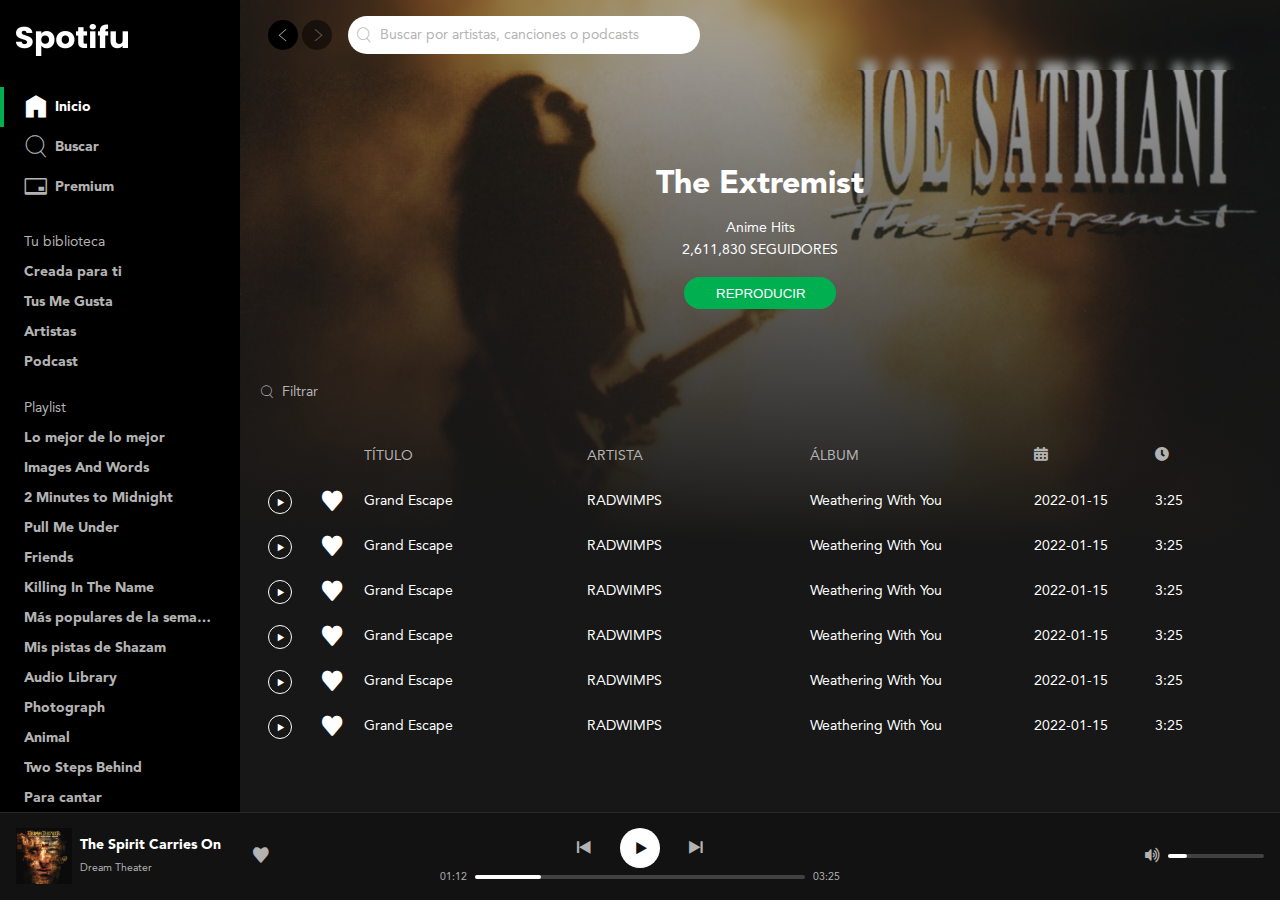
<file: playlist.html>
<!DOCTYPE html>
<html lang="en">
<head>
    <meta charset="UTF-8">
    <meta http-equiv="X-UA-Compatible" content="IE=edge">
    <meta name="viewport" content="width=device-width, initial-scale=1.0">

    <link rel="apple-touch-icon" sizes="57x57" href="/favicon/apple-icon-57x57.png">
    <link rel="apple-touch-icon" sizes="60x60" href="/favicon/apple-icon-60x60.png">
    <link rel="apple-touch-icon" sizes="72x72" href="/favicon/apple-icon-72x72.png">
    <link rel="apple-touch-icon" sizes="76x76" href="/favicon/apple-icon-76x76.png">
    <link rel="apple-touch-icon" sizes="114x114" href="/favicon/apple-icon-114x114.png">
    <link rel="apple-touch-icon" sizes="120x120" href="/favicon/apple-icon-120x120.png">
    <link rel="apple-touch-icon" sizes="144x144" href="/favicon/apple-icon-144x144.png">
    <link rel="apple-touch-icon" sizes="152x152" href="/favicon/apple-icon-152x152.png">
    <link rel="apple-touch-icon" sizes="180x180" href="/favicon/apple-icon-180x180.png">
    <link rel="icon" type="image/png" sizes="192x192"  href="/favicon/android-icon-192x192.png">
    <link rel="icon" type="image/png" sizes="32x32" href="/favicon/favicon-32x32.png">
    <link rel="icon" type="image/png" sizes="96x96" href="/favicon/favicon-96x96.png">
    <link rel="icon" type="image/png" sizes="16x16" href="/favicon/favicon-16x16.png">
    <link rel="manifest" href="/favicon/manifest.json">
    <meta name="msapplication-TileColor" content="#ffffff">
    <meta name="msapplication-TileImage" content="/ms-icon-144x144.png">
    <meta name="theme-color" content="#ffffff">

    <link rel="stylesheet" href="./css/playlist.css">
    <title>Spotifu</title>
</head>
<body class="body">
    <div class="layout">
        <div class="layout-block">
            <div class="layout-sidebar">
                <div class="sidebar">
                    <header class="logo">
                        <a href="/" aria-current="page">
                            <img src="./images/spotifu-logo.png" class="logo-image" width="112" height="32" alt="Logo de Spotifu" />
                        </a>
                    </header>
                    <nav class="menu" aria-label="Principal">
                        <ul class="menu-list">
                            <li class="menuItem is-active">
                                <a href="/" class="link" aria-current="page">
                                    <i class="icon-home" aria-hidden="true"></i>
                                    <span>Inicio</span>
                                </a>
                            </li>
                            <li class="menuItem">
                                <a href="/" class="link">
                                    <i class="icon-search" aria-hidden="true"></i>
                                    <span>Buscar</span>
                                </a>
                            </li>
                            <li class="menuItem">
                                <a href="/" class="link">
                                    <i class="icon-creditCard" aria-hidden="true"></i>
                                    <span>Premium</span>
                                </a>
                            </li>
                        </ul>
                    </nav>
                    <nav class="list" aria-labelledby="library-navigation">
                        <h2 class="list-title" id="library-navigation">Tu biblioteca</h2>
                        <ul class="list-content">
                            <li class="list-item">
                                <a href="#" class="link">Creada para ti</a>
                            </li>
                            <li class="list-item">
                                <a href="#" class="link">Tus Me Gusta</a>
                            </li>
                            <li class="list-item">
                                <a href="#" class="link">Artistas</a>
                            </li>
                            <li class="list-item">
                                <a href="#" class="link">Podcast</a>
                            </li>
                        </ul>
                    </nav>
                    <nav class="list" aria-labelledby="playlist-navigation">
                        <h2 class="list-title" id="playlist-navigation">Playlist</h2>
                        <ul class="list-content">
                            <li class="list-item">
                                <span class="ellipsis">
                                    <a href="./playlist.html" class="link">Lo mejor de lo mejor</a>
                                </span>
                            </li>
                            <li class="list-item">
                                <span class="ellipsis">
                                    <a href="./album.html" class="link">Images And Words</a>
                                </span>
                            </li>
                            <li class="list-item">
                                <span class="ellipsis">
                                    <a href="#" class="link">2 Minutes to Midnight</a>
                                </span>
                            </li>
                            <li class="list-item">
                                <span class="ellipsis">
                                    <a href="#" class="link">Pull Me Under</a>
                                </span>
                            </li>
                            <li class="list-item">
                                <span class="ellipsis">
                                    <a href="#" class="link">Friends</a>
                                </span>
                            </li>
                            <li class="list-item">
                                <span class="ellipsis">
                                    <a href="#" class="link">Killing In The Name</a>
                                </span>
                            </li>
                            <li class="list-item">
                                <span class="ellipsis">
                                    <a href="#" class="link">Más populares de la semana semana</a>
                                </span>
                            </li>
                            <li class="list-item">
                                <span class="ellipsis">
                                    <a href="#" class="link">Mis pistas de Shazam</a>
                                </span>
                            </li>
                            <li class="list-item">
                                <span class="ellipsis">
                                    <a href="#" class="link">Audio Library</a>
                                </span>
                            </li>
                            <li class="list-item">
                                <span class="ellipsis">
                                    <a href="#" class="link">Photograph</a>
                                </span>
                            </li>
                            <li class="list-item">
                                <span class="ellipsis">
                                    <a href="#" class="link">Animal</a>
                                </span>
                            </li>
                            <li class="list-item">
                                <span class="ellipsis">
                                    <a href="#" class="link">Two Steps Behind</a>
                                </span>
                            </li>
                            <li class="list-item">
                                <span class="ellipsis">
                                    <a href="#" class="link">Para cantar</a>
                                </span>
                            </li>
                            <li class="list-item">
                                <span class="ellipsis">
                                    <a href="#" class="link">Yui</a>
                                </span>
                            </li>
                        </ul>
                    </nav>
                </div>
            </div>
            <div class="layout-main album-bg">
                <div class="page">
                    <div class="sticky">
                        <div class="page-block">
                            <header class="header" aria-label="Barra superior y menú del usuario">
                                <div class="navigation">
                                    <button class="navigation-prev" aria-label="Volver" title="Volver">
                                        <i class="icon-arrowLeft" aria-hidden="true"></i>
                                    </button>
                                    <button class="navigation-next" disabled aria-label="Avanzar" title="Avanzar">
                                        <i class="icon-arrowRight" aria-hidden="true"></i>
                                    </button>
                                </div>
                                <form class="search" role="search" aria-label="Buscar por artistas, canciones o podcasts">
                                    <i class="icon-search" aria-hidden="true"></i>
                                    <input type="search" placeholder="Buscar por artistas, canciones o podcasts" />
                                </form>
                            </header>
                        </div>
                    </div>
                    <main class="page-block">
                        <section class="playlistHeader">
                            <h1 class="playlistHeader-title">The Extremist</h1>
                            <div class="playlistHeader-data">
                                <h4 class="playlistHeader-album">Anime Hits</h4>
                                <h4 class="playlistHeader-followers">2,611,830 SEGUIDORES</h4>
                            </div>
                            <button class="buttonPlayList">REPRODUCIR</button>
                        </section>
                        <section class="songSearch">
                            <div class="filter">
                                <i class="icon-search"></i>
                                <p>Filtrar</p>
                            </div>
                        </section>
                        <section class="songList">
                            <div class="table">
                                <div class="column column-icons">
                                    <div class="row"></div>
                                    <div class="row">
                                        <button class="buttonIcon-list is-white-border">
                                            <i class="icon-play"></i>
                                        </button>
                                    </div>
                                    <div class="row">
                                        <button class="buttonIcon-list is-white-border">
                                            <i class="icon-play"></i>
                                        </button>
                                    </div>
                                    <div class="row">
                                        <button class="buttonIcon-list is-white-border">
                                            <i class="icon-play"></i>
                                        </button>
                                    </div>
                                    <div class="row">
                                        <button class="buttonIcon-list is-white-border">
                                            <i class="icon-play"></i>
                                        </button>
                                    </div>
                                    <div class="row">
                                        <button class="buttonIcon-list is-white-border">
                                            <i class="icon-play"></i>
                                        </button>
                                    </div>
                                    <div class="row">
                                        <button class="buttonIcon-list is-white-border">
                                            <i class="icon-play"></i>
                                        </button>
                                    </div>
                                </div>
                                <div class="column column-icons">
                                    <div class="row"></div>
                                    <div class="row">
                                        <button class="buttonIcon-list">
                                            <i class="icon-heart"></i>
                                        </button>
                                    </div>
                                    <div class="row">
                                        <button class="buttonIcon-list">
                                            <i class="icon-heart"></i>
                                        </button>
                                    </div>
                                    <div class="row">
                                        <button class="buttonIcon-list">
                                            <i class="icon-heart"></i>
                                        </button>
                                    </div>
                                    <div class="row">
                                        <button class="buttonIcon-list">
                                            <i class="icon-heart"></i>
                                        </button>
                                    </div>
                                    <div class="row">
                                        <button class="buttonIcon-list">
                                            <i class="icon-heart"></i>
                                        </button>
                                    </div>
                                    <div class="row">
                                        <button class="buttonIcon-list">
                                            <i class="icon-heart"></i>
                                        </button>
                                    </div>
                                </div>
                                <div class="column">
                                    <div class="row">TÍTULO</div>
                                    <div class="row row-info">Grand Escape</div>
                                    <div class="row row-info">Grand Escape</div>
                                    <div class="row row-info">Grand Escape</div>
                                    <div class="row row-info">Grand Escape</div>
                                    <div class="row row-info">Grand Escape</div>
                                    <div class="row row-info">Grand Escape</div>
                                </div>
                                <div class="column">
                                    <div class="row">ARTISTA</div>
                                    <div class="row row-info">RADWIMPS</div>
                                    <div class="row row-info">RADWIMPS</div>
                                    <div class="row row-info">RADWIMPS</div>
                                    <div class="row row-info">RADWIMPS</div>
                                    <div class="row row-info">RADWIMPS</div>
                                    <div class="row row-info">RADWIMPS</div>
                                </div>
                                <div class="column">
                                    <div class="row">ÁLBUM</div>
                                    <div class="row row-info">Weathering With You</div>
                                    <div class="row row-info">Weathering With You</div>
                                    <div class="row row-info">Weathering With You</div>
                                    <div class="row row-info">Weathering With You</div>
                                    <div class="row row-info">Weathering With You</div>
                                    <div class="row row-info">Weathering With You</div>
                                </div>
                                <div class="column column-date-time">
                                    <div class="row">
                                        <h4 class="songDate"><i class="icon-calendar"></i></h4>
                                    </div>
                                    <div class="row row-info">2022-01-15</div>
                                    <div class="row row-info">2022-01-15</div>
                                    <div class="row row-info">2022-01-15</div>
                                    <div class="row row-info">2022-01-15</div>
                                    <div class="row row-info">2022-01-15</div>
                                    <div class="row row-info">2022-01-15</div>
                                </div>
                                <div class="column column-date-time">
                                    <div class="row">
                                        <h4 class="songTime"><i class="icon-clock"></i></h4>
                                    </div>
                                    <div class="row row-info">3:25</div>
                                    <div class="row row-info">3:25</div>
                                    <div class="row row-info">3:25</div>
                                    <div class="row row-info">3:25</div>
                                    <div class="row row-info">3:25</div>
                                    <div class="row row-info">3:25</div>
                                </div>
                             </div>
                        </section>
                    </main>
                </div>
            </div>
        </div>
        <div class="layout-block">
            <footer class="layout-bottom">
                <div class="player">
                    <div class="player-nowPlaying">
                        <div class="nowPlaying">
                            <div class="nowPlaying-cover">
                                <img src="./images/MiniCover.jpg" width="56" height="56" alt="Portada de The Spirit Carries On de Dream Theater" title="Portada de The Spirit Carries On de Dream Theater" />
                            </div>
                            <div class="nowPlaying-details">
                                <div class="nowPlaying-description">
                                    <a href="#song" class="nowPlaying-title">
                                        The Spirit Carries On
                                    </a>
                                    <a href="#artist" class="nowPlaying-artist">
                                        Dream Theater
                                    </a>
                                </div>
                                <div class="nowPlaying-actions">
                                    <button class="player-control" role="switch" aria-checked="false" aria-label="Guardar en tu biblioteca" title="Guardar en tu biblioteca">
                                        <i class="icon-heart" aria-hidden="true"></i>
                                    </button>
                                </div>
                            </div>
                        </div>
                    </div>
                    <div class="player-playerControls">
                        <div class="playerControls">
                            <div class="playerControls-buttons" aria-label="Controles de reproducción">
                                <button class="buttonIcon" aria-label="Anterior" title="Anterior">
                                    <i class="icon-prev" aria-hidden="true"></i>
                                </button>
                                <button class="buttonIcon is-white" aria-label="Reproducir" title="Reproducir">
                                    <i class="icon-play" aria-hidden="true"></i>
                                </button>
                                <button class="buttonIcon" aria-label="Siguiente" title="Siguiente">
                                    <i class="icon-next" aria-hidden="true"></i>
                                </button>
                            </div>
                            <div class="playerPlayback">
                                <span class="playerPlayback-progressTime">01:12</span>
                                <div class="playerPlayback-slider">
                                    <div class="slider">
                                        <div class="slider-progress">
                                            <button class="slider-button" aria-label="Controlar el progreso de la reproducción"></button>
                                        </div>
                                    </div>
                                </div>
                                <span class="playerPlayback-progressTime">03:25</span>
                            </div>
                        </div>
                    </div>
                    <div class="player-playerVolume">
                        <div class="playerVolume">
                            <button class="player-control" aria-label="Silenciar" aria-describedby="volume-icon">
                                <i class="icon-volumeUp" id="volume-icon" role="presentation" aria-hidden="true" aria-label="Volumen alto"></i>
                            </button>
                            <div class="playerVolume-slider">
                                <div class="slider">
                                    <div class="slider-progress">
                                        <button class="slider-button" aria-label="Controlar el progreso de la reproducción"></button>
                                    </div>
                                </div>
                            </div>
                        </div>
                    </div>
                </div>
            </footer>
        </div>
    </div>
</body>
</html>
</file>
<file: css/index.css>
@import './icons.css';
@import './fonts.css';
@import './body.css';
@import './link.css';
@import './button-icon.css';
@import './sidebar.css';
@import './ellipsis.css';
@import './player.css';
@import './page.css';
@import './layout.css';
@import './scrollbar.css';


:root {
    font-size: 16px;
    --primary: #00B050;
    --white: #FFFFFF;
    --gray10: #B3B3B3;
    --gray20: #737373;
    --gray30: #282828;
    --gray40: #181818;
    --gray50: #121212;
    --gray60: #000000;
    --baseFontFamily: Avenir, Helvetica, sans-serif;
    --headline1: bold 2rem/normal var(--baseFontFamily);
    --headline2: bold 1.5rem/1.75rem var(--baseFontFamily);
    --baseFont: normal .875rem/1.375rem var(--baseFontFamily);
    --baseFontBold: bold .875rem/1.375rem var(--baseFontFamily);
    --button: bold .875rem/1rem var(--baseFontFamily);
    --small: normal .75em/normal var(--baseFontFamily);
}
</file>
<file: css/album.css>
@import './icons.css';
@import './fonts.css';
@import './body.css';
@import './link.css';
@import './button-icon.css';
@import './sidebar.css';
@import './ellipsis.css';
@import './player.css';
@import './page.css';
@import './layout.css';
@import './scrollbar.css';
@import './album-header.css';
@import './filter.css';
@import './songlist.css';

:root {
    font-size: 16px;
    --primary: #00B050;
    --white: #FFFFFF;
    --gray10: #B3B3B3;
    --gray20: #737373;
    --gray30: #282828;
    --gray40: #181818;
    --gray50: #121212;
    --gray60: #000000;
    --baseFontFamily: Avenir, Helvetica, sans-serif;
    --headline1: bold 2rem/normal var(--baseFontFamily);
    --headline2: bold 1.5rem/1.75rem var(--baseFontFamily);
    --baseFont: normal .875rem/1.375rem var(--baseFontFamily);
    --baseFontBold: bold .875rem/1.375rem var(--baseFontFamily);
    --button: bold .875rem/1rem var(--baseFontFamily);
    --small: normal .75em/normal var(--baseFontFamily);
    --subtitle2: normal .75rem/normal var(--baseFontFamily);
}
</file>
<file: css/playlist.css>
@import './icons.css';
@import './fonts.css';
@import './body.css';
@import './link.css';
@import './button-icon.css';
@import './sidebar.css';
@import './ellipsis.css';
@import './player.css';
@import './page.css';
@import './layout.css';
@import './scrollbar.css';
@import './playlist-header.css';
@import './filter.css';
@import './songlist.css';

:root {
    font-size: 16px;
    --primary: #00B050;
    --white: #FFFFFF;
    --gray10: #B3B3B3;
    --gray20: #737373;
    --gray30: #282828;
    --gray40: #181818;
    --gray50: #121212;
    --gray60: #000000;
    --baseFontFamily: Avenir, Helvetica, sans-serif;
    --headline1: bold 2rem/normal var(--baseFontFamily);
    --headline2: bold 1.5rem/1.75rem var(--baseFontFamily);
    --baseFont: normal .875rem/1.375rem var(--baseFontFamily);
    --baseFontBold: bold .875rem/1.375rem var(--baseFontFamily);
    --button: bold .875rem/1rem var(--baseFontFamily);
    --small: normal .75em/normal var(--baseFontFamily);
    --subtitle2: normal .75rem/normal var(--baseFontFamily);
}


.album-bg {
    margin: 0;
    background: linear-gradient(181.17deg, rgba(47, 47, 47, 0) -35.3%, #171717 66.2%), url('../images/the_extremist.jpg');
    background-repeat: space;
    background-position: top top;
    background-size: cover;
}
</file>
